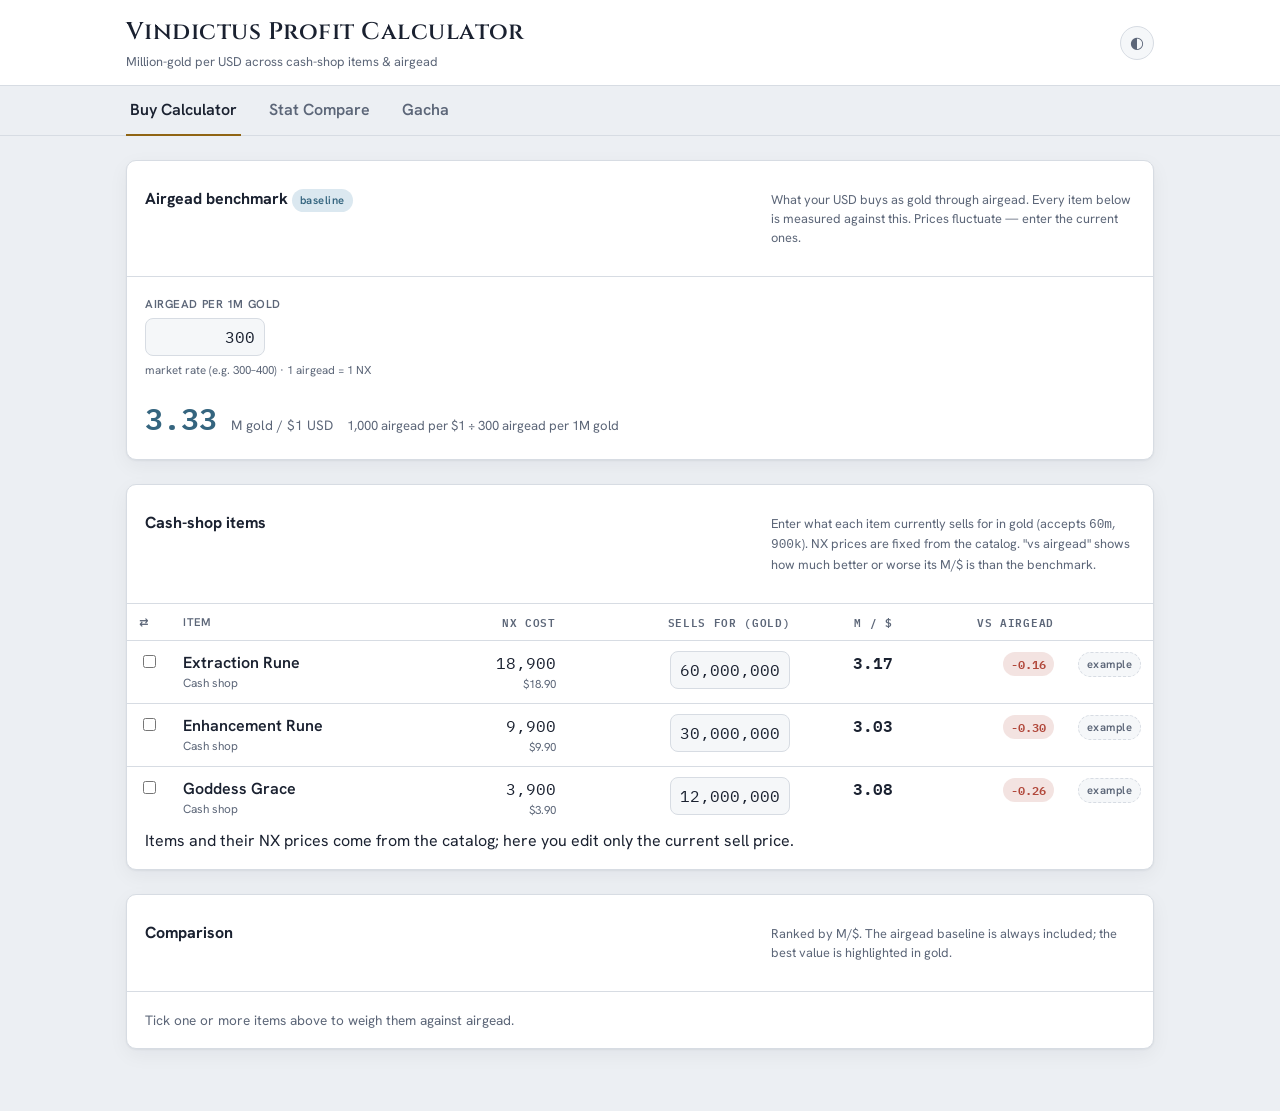
<file: index.html>
<!doctype html>
<html lang="en">
<head>
  <meta charset="utf-8">
  <meta name="viewport" content="width=device-width, initial-scale=1, viewport-fit=cover">
  <title>Vindictus Profit Calculator</title>
  <link rel="preconnect" href="https://fonts.googleapis.com">
  <link rel="preconnect" href="https://fonts.gstatic.com" crossorigin>
  <link rel="stylesheet" href="https://fonts.googleapis.com/css2?family=Cinzel:wght@500;600&family=Hanken+Grotesk:wght@400;500;600;700&family=IBM+Plex+Mono:wght@400;500;600&display=swap">
  <link rel="stylesheet" href="assets/styles.css">
</head>
<body data-page="buy">
  <header class="topbar">
    <div class="wrap">
      <div class="brand">
        <h1><a href="index.html">Vindictus Profit Calculator</a></h1>
        <p>Million-gold per USD across cash-shop items &amp; airgead</p>
      </div>
      <button class="theme-toggle" id="theme-toggle" title="Toggle light / dark" aria-label="Toggle light or dark theme">◐</button>
    </div>
  </header>

  <nav class="tabs">
    <div class="wrap">
      <a class="tab" href="index.html" data-page="buy">Buy Calculator</a>
      <a class="tab" href="stats.html" data-page="stats">Stat Compare</a>
      <a class="tab" href="gacha.html" data-page="gacha">Gacha</a>
    </div>
  </nav>

  <main class="wrap">
    <section class="panel">
      <div class="card">
        <header>
          <h2>Airgead benchmark <span class="chip silver">baseline</span></h2>
          <p class="hint">What your USD buys as gold through airgead. Every item below is measured against this. Prices fluctuate — enter the current ones.</p>
        </header>
        <div class="field-grid">
          <div class="field">
            <label for="ag-market">Airgead per 1M gold</label>
            <input id="ag-market" class="num-in" inputmode="decimal" autocomplete="off">
            <span class="sub">market rate (e.g. 300–400) · 1 airgead = 1 NX</span>
          </div>
        </div>
        <div class="benchmark" id="benchmark"></div>
      </div>

      <div class="card">
        <header>
          <h2>Cash-shop items</h2>
          <p class="hint">Enter what each item currently sells for in gold (accepts <code>60m</code>, <code>900k</code>). NX prices are fixed from the catalog. "vs airgead" shows how much better or worse its M/$ is than the benchmark.</p>
        </header>
        <div class="table-wrap">
          <table id="market-table">
            <thead>
              <tr>
                <th style="width:34px">⇄</th>
                <th>Item</th>
                <th class="num">NX cost</th>
                <th class="num">Sells for (gold)</th>
                <th class="num">M / $</th>
                <th class="num">vs airgead</th>
                <th style="width:34px"></th>
              </tr>
            </thead>
            <tbody id="market-body"></tbody>
          </table>
        </div>
        <p class="hint" style="padding: 0 18px 16px; margin: 0;">Items and their NX prices come from the catalog; here you edit only the current sell price.</p>
      </div>

      <div class="card">
        <header>
          <h2>Comparison</h2>
          <p class="hint">Ranked by M/$. The airgead baseline is always included; the best value is highlighted in gold.</p>
        </header>
        <div class="compare" id="compare"></div>
      </div>
    </section>
  </main>

  <script src="assets/data.js"></script>
  <script src="assets/common.js"></script>
  <script src="assets/buy.js"></script>
</body>
</html>
</file>
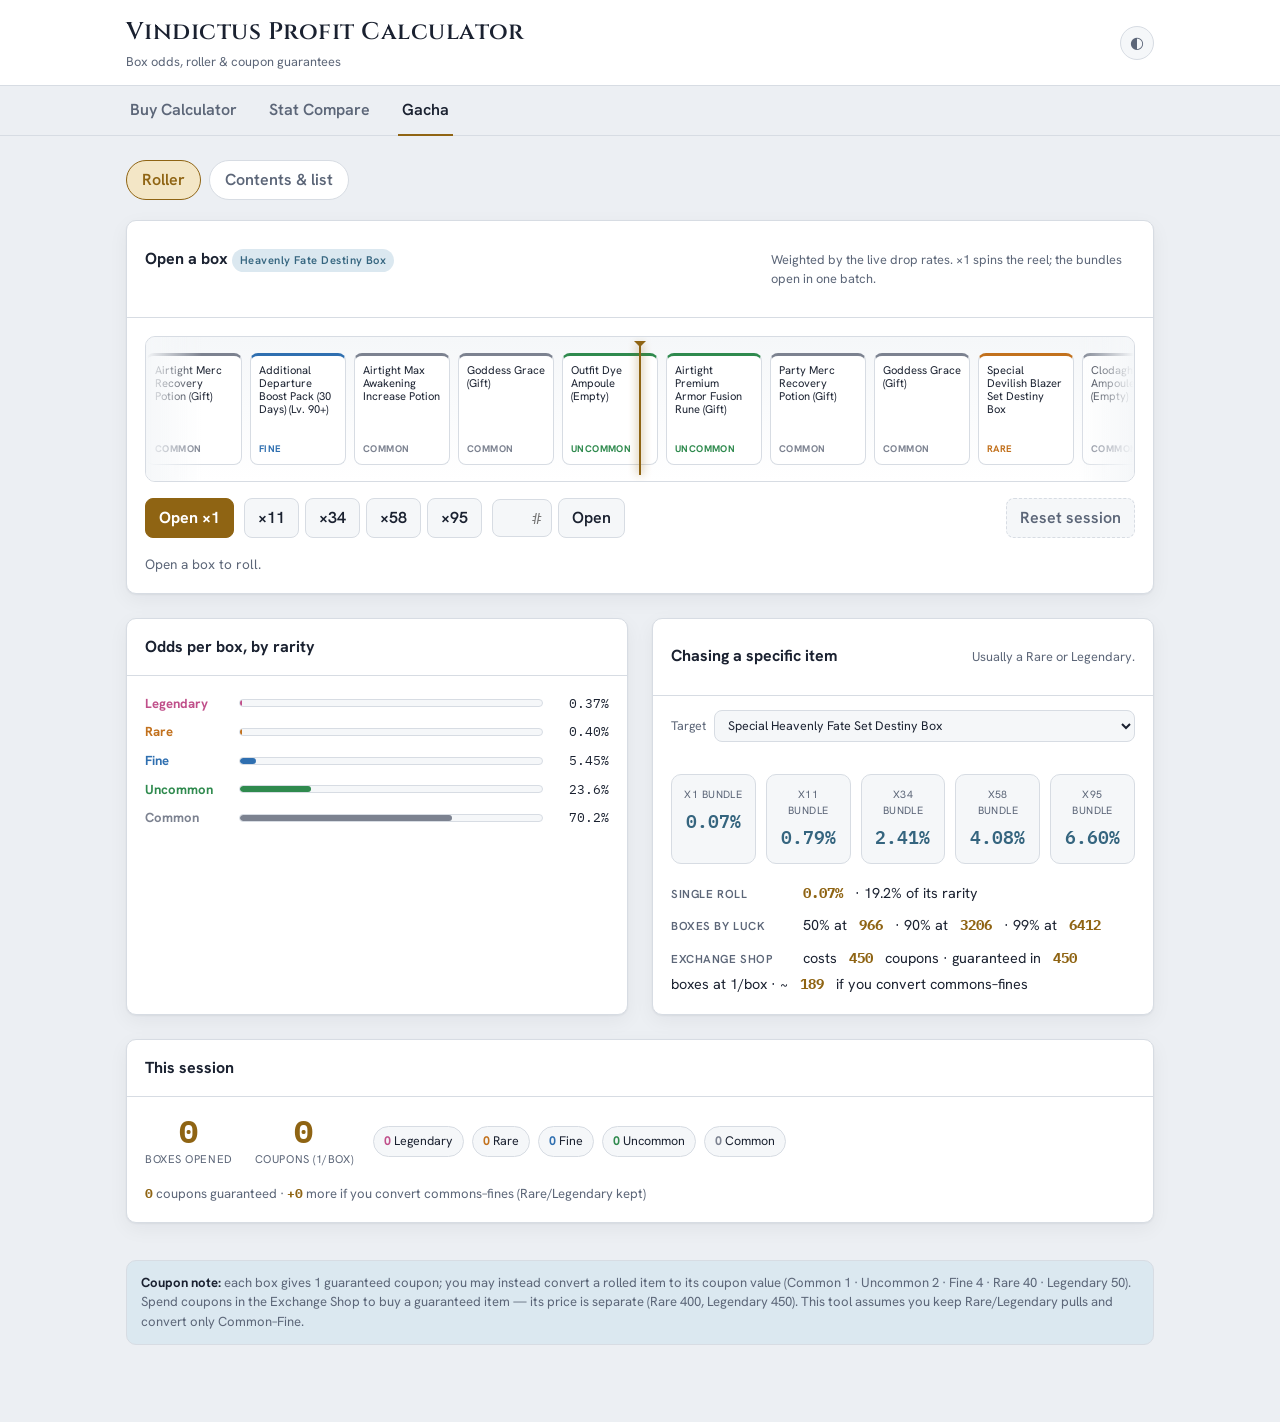
<file: gacha.html>
<!doctype html>
<html lang="en">
<head>
  <meta charset="utf-8">
  <meta name="viewport" content="width=device-width, initial-scale=1, viewport-fit=cover">
  <title>Gacha · Vindictus</title>
  <link rel="preconnect" href="https://fonts.googleapis.com">
  <link rel="preconnect" href="https://fonts.gstatic.com" crossorigin>
  <link rel="stylesheet" href="https://fonts.googleapis.com/css2?family=Cinzel:wght@500;600&family=Hanken+Grotesk:wght@400;500;600;700&family=IBM+Plex+Mono:wght@400;500;600&display=swap">
  <link rel="stylesheet" href="assets/styles.css">
</head>
<body data-page="gacha">
  <header class="topbar">
    <div class="wrap">
      <div class="brand">
        <h1><a href="index.html">Vindictus Profit Calculator</a></h1>
        <p>Box odds, roller &amp; coupon guarantees</p>
      </div>
      <button class="theme-toggle" id="theme-toggle" title="Toggle light / dark" aria-label="Toggle light or dark theme">◐</button>
    </div>
  </header>

  <nav class="tabs">
    <div class="wrap">
      <a class="tab" href="index.html" data-page="buy">Buy Calculator</a>
      <a class="tab" href="stats.html" data-page="stats">Stat Compare</a>
      <a class="tab" href="gacha.html" data-page="gacha">Gacha</a>
    </div>
  </nav>

  <main class="wrap">
    <div class="subtabs">
      <button class="subtab" id="subtab-roller" aria-selected="true">Roller</button>
      <button class="subtab" id="subtab-contents" aria-selected="false">Contents &amp; list</button>
    </div>

    <div class="panel" id="gview-roller">
      <div class="card">
        <header>
          <h2>Open a box <span class="chip silver" id="box-name-roller"></span></h2>
          <p class="hint">Weighted by the live drop rates. ×1 spins the reel; the bundles open in one batch.</p>
        </header>
        <div class="reel-viewport">
          <div class="reel-marker"></div>
          <div class="reel-strip" id="reel"></div>
        </div>
        <div class="roller-controls">
          <button class="btn btn-primary open-btn" data-n="1" id="open-1">Open ×1</button>
          <span class="bundle-group" id="bundle-group"></span>
          <span class="custom-roll">
            <input id="custom-n" class="num-in" inputmode="numeric" placeholder="#" aria-label="Custom number of boxes">
            <button class="btn open-btn" id="open-custom">Open</button>
          </span>
          <button class="btn btn-ghost spacer" id="reset-session">Reset session</button>
        </div>
        <div class="roll-result" id="roll-result"></div>
      </div>

      <div class="grid-2">
        <div class="card">
          <header><h2>Odds per box, by rarity</h2></header>
          <div class="rarity-odds" id="rarity-odds"></div>
        </div>
        <div class="card">
          <header>
            <h2>Chasing a specific item</h2>
            <p class="hint">Usually a Rare or Legendary.</p>
          </header>
          <div class="controls">
            <label style="font-size:.78rem;color:var(--muted);display:flex;align-items:center;gap:8px;flex:1;min-width:0">Target
              <select id="target-select" style="flex:1;min-width:0"></select>
            </label>
          </div>
          <div id="target-odds"></div>
        </div>
      </div>

      <div class="card">
        <header><h2>This session</h2></header>
        <div class="session-stats" id="session-stats"></div>
      </div>

      <p class="note" id="gacha-assumption"></p>
    </div>

    <div class="panel" id="gview-contents" hidden>
      <div class="card">
        <header>
          <h2>Box contents <span class="chip silver" id="box-name-contents"></span></h2>
          <p class="hint">Loaded from the official probability page. Rarity sets the convert value — coupons you get if you turn that item into coupons (white 1 · green 2 · blue 4 · orange 40 · pink 50). Spending coupons is the Exchange Shop below. When a new gacha goes live, update the list or hit Reset.</p>
        </header>
        <div class="table-wrap">
          <table id="gacha-table">
            <thead>
              <tr>
                <th>Item</th>
                <th>Rarity</th>
                <th class="num">Convert value</th>
                <th class="num">Probability %</th>
                <th style="width:34px"></th>
              </tr>
            </thead>
            <tbody id="gacha-body"></tbody>
          </table>
        </div>
        <div class="controls">
          <button class="btn btn-ghost" id="add-gacha">+ Add item</button>
          <button class="btn btn-ghost" id="reset-gacha">Reset to current box</button>
          <span id="prob-total" class="usd-sub"></span>
        </div>
      </div>

      <div class="card">
        <header>
          <h2>Exchange Shop</h2>
          <p class="hint">Spend accumulated coupons to buy a guaranteed item. These costs drive the "Exchange Shop" line under each target.</p>
        </header>
        <div class="table-wrap">
          <table>
            <thead>
              <tr><th>Item</th><th class="num">Qty</th><th class="num">Required coupons</th></tr>
            </thead>
            <tbody id="exchange-body"></tbody>
          </table>
        </div>
      </div>
    </div>
  </main>

  <script src="assets/data.js"></script>
  <script src="assets/common.js"></script>
  <script src="assets/gacha.js"></script>
</body>
</html>
</file>
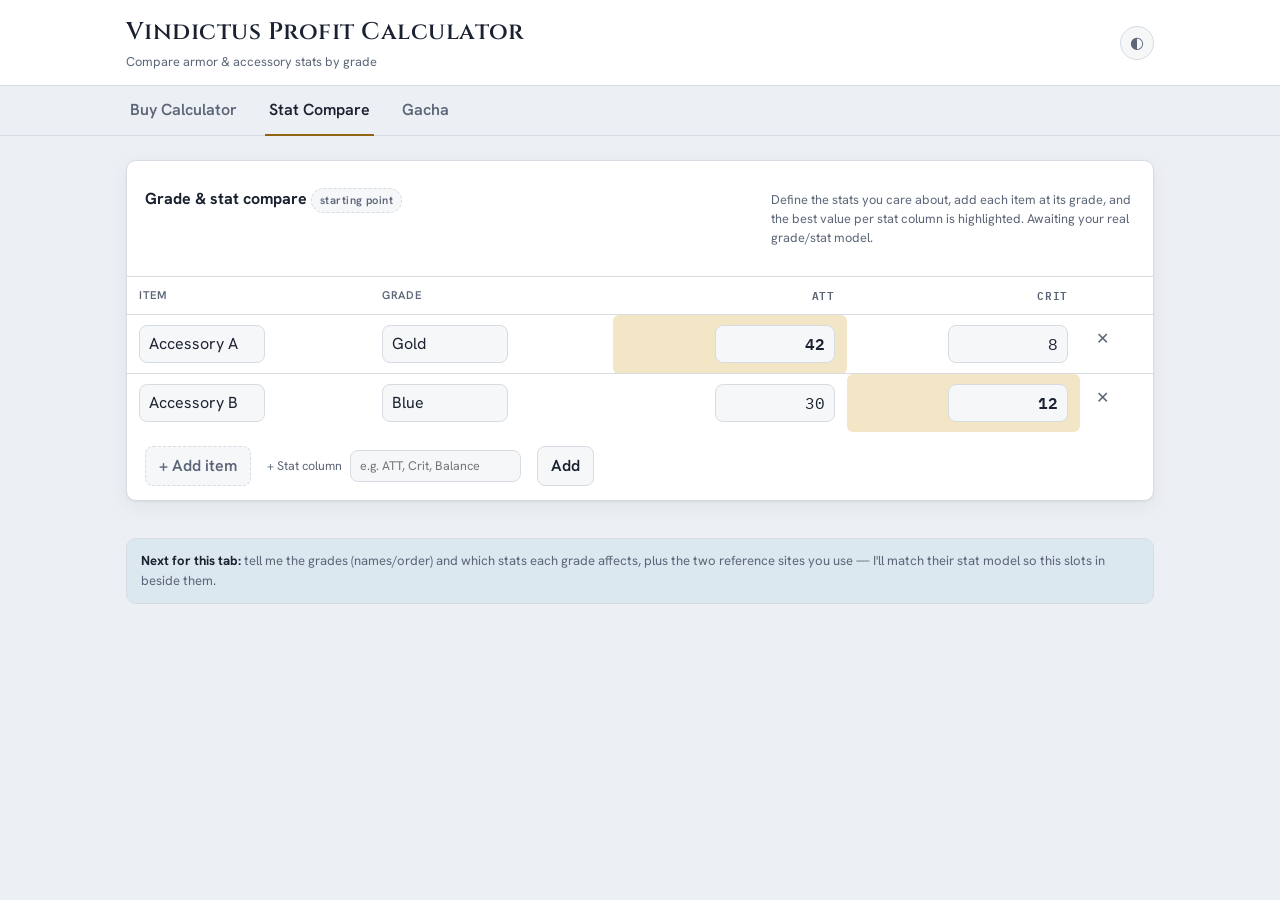
<file: stats.html>
<!doctype html>
<html lang="en">
<head>
  <meta charset="utf-8">
  <meta name="viewport" content="width=device-width, initial-scale=1, viewport-fit=cover">
  <title>Stat Compare · Vindictus</title>
  <link rel="preconnect" href="https://fonts.googleapis.com">
  <link rel="preconnect" href="https://fonts.gstatic.com" crossorigin>
  <link rel="stylesheet" href="https://fonts.googleapis.com/css2?family=Cinzel:wght@500;600&family=Hanken+Grotesk:wght@400;500;600;700&family=IBM+Plex+Mono:wght@400;500;600&display=swap">
  <link rel="stylesheet" href="assets/styles.css">
</head>
<body data-page="stats">
  <header class="topbar">
    <div class="wrap">
      <div class="brand">
        <h1><a href="index.html">Vindictus Profit Calculator</a></h1>
        <p>Compare armor &amp; accessory stats by grade</p>
      </div>
      <button class="theme-toggle" id="theme-toggle" title="Toggle light / dark" aria-label="Toggle light or dark theme">◐</button>
    </div>
  </header>

  <nav class="tabs">
    <div class="wrap">
      <a class="tab" href="index.html" data-page="buy">Buy Calculator</a>
      <a class="tab" href="stats.html" data-page="stats">Stat Compare</a>
      <a class="tab" href="gacha.html" data-page="gacha">Gacha</a>
    </div>
  </nav>

  <main class="wrap">
    <section class="panel">
      <div class="card">
        <header>
          <h2>Grade &amp; stat compare <span class="chip example">starting point</span></h2>
          <p class="hint">Define the stats you care about, add each item at its grade, and the best value per stat column is highlighted. Awaiting your real grade/stat model.</p>
        </header>
        <div class="table-wrap">
          <table id="stat-table">
            <thead id="stat-head"></thead>
            <tbody id="stat-body"></tbody>
          </table>
        </div>
        <div class="controls">
          <button class="btn btn-ghost" id="add-stat-row">+ Add item</button>
          <label style="font-size:.78rem;color:var(--muted);display:flex;align-items:center;gap:8px">+ Stat column
            <input id="new-stat" placeholder="e.g. ATT, Crit, Balance" autocomplete="off">
          </label>
          <button class="btn" id="add-stat-col">Add</button>
        </div>
      </div>
      <p class="note">
        <strong>Next for this tab:</strong> tell me the grades (names/order) and which stats each grade affects,
        plus the two reference sites you use — I'll match their stat model so this slots in beside them.
      </p>
    </section>
  </main>

  <script src="assets/data.js"></script>
  <script src="assets/common.js"></script>
  <script src="assets/stats.js"></script>
</body>
</html>
</file>
<file: assets/styles.css>
/* Vindictus Profit Calculator — shared styles across every page. */
/* Layout: sticky bar + nav over one page of cards. Gold marks gold, steel-blue marks airgead, rarity colors drive the gacha. */

:root { color-scheme: light; }
html, body { margin: 0; }
img { max-width: 100%; }
[hidden] { display: none !important; }

:root {
  --bg: #eceff3;
  --surface: #ffffff;
  --surface-2: #f5f7f9;
  --border: #d7dce3;
  --fg: #1a2130;
  --muted: #5c6678;
  --gold: #8f6413;
  --gold-soft: #f3e6c6;
  --on-gold: #ffffff;
  --silver: #35657f;
  --silver-soft: #dbe8f0;
  --good: #2d7a4c;
  --bad: #b1473a;
  --r-common: #7c8290;
  --r-uncommon: #2f8a4e;
  --r-fine: #2f6fb0;
  --r-rare: #c2711d;
  --r-veryrare: #c04f8a;

  --font-display: "Cinzel", Georgia, serif;
  --font-body: "Hanken Grotesk", system-ui, -apple-system, sans-serif;
  --font-num: "IBM Plex Mono", ui-monospace, "Cascadia Code", monospace;

  --radius: 10px;
  --shadow: 0 1px 2px rgba(20, 28, 44, .06), 0 6px 20px rgba(20, 28, 44, .05);
}
@media (prefers-color-scheme: dark) {
  :root:not([data-theme="light"]) {
    --bg: #11141a; --surface: #191e27; --surface-2: #20262f; --border: #2b323d;
    --fg: #e6eaf1; --muted: #97a2b2;
    --gold: #d7a747; --gold-soft: #2d2614; --on-gold: #17120a; --silver: #7cb0d0; --silver-soft: #14212b;
    --good: #58bb80; --bad: #e0745d;
    --r-common: #aab2c0; --r-uncommon: #5cc07e; --r-fine: #6aa6e0; --r-rare: #e39542; --r-veryrare: #e377b4;
    color-scheme: dark;
  }
}
:root[data-theme="dark"] {
  --bg: #11141a; --surface: #191e27; --surface-2: #20262f; --border: #2b323d;
  --fg: #e6eaf1; --muted: #97a2b2;
  --gold: #d7a747; --gold-soft: #2d2614; --on-gold: #17120a; --silver: #7cb0d0; --silver-soft: #14212b;
  --good: #58bb80; --bad: #e0745d;
  --r-common: #aab2c0; --r-uncommon: #5cc07e; --r-fine: #6aa6e0; --r-rare: #e39542; --r-veryrare: #e377b4;
  color-scheme: dark;
}

* { box-sizing: border-box; }
body { background: var(--bg); color: var(--fg); font-family: var(--font-body); line-height: 1.5; }
body::before { content: ""; position: fixed; inset: 0 0 auto; height: env(safe-area-inset-top, 0px); z-index: 20; background: var(--surface); }

.wrap {
  width: 100%; max-width: 1060px; margin: 0 auto;
  padding-left: max(16px, env(safe-area-inset-left, 0px));
  padding-right: max(16px, env(safe-area-inset-right, 0px));
}

.topbar { position: sticky; top: env(safe-area-inset-top, 0px); z-index: 15; background: var(--surface); border-bottom: 1px solid var(--border); }
.topbar .wrap { display: flex; flex-wrap: wrap; align-items: center; gap: 12px 24px; padding-block: 14px; }
.brand { display: flex; flex-direction: column; gap: 2px; margin-right: auto; }
.brand h1 { font-family: var(--font-display); font-weight: 600; font-size: clamp(1.15rem, 1rem + 1.1vw, 1.5rem); letter-spacing: .02em; margin: 0; }
.brand h1 a { color: inherit; text-decoration: none; }
.brand p { margin: 0; font-size: .8rem; color: var(--muted); }

.theme-toggle { border: 1px solid var(--border); background: var(--surface-2); color: var(--muted); border-radius: 999px; width: 34px; height: 34px; cursor: pointer; font-size: 1rem; }
.theme-toggle:hover { color: var(--fg); }

.tabs { border-bottom: 1px solid var(--border); }
.tabs .wrap { display: flex; gap: 4px; }
.tab { font: inherit; font-weight: 600; color: var(--muted); text-decoration: none; padding: 12px 4px; margin-right: 20px; cursor: pointer; border-bottom: 2px solid transparent; margin-bottom: -1px; }
.tab:hover { color: var(--fg); }
.tab.active { color: var(--fg); border-bottom-color: var(--gold); }

main { padding-block: 24px 64px; }
.panel { display: grid; gap: 24px; grid-template-columns: minmax(0, 1fr); }
.grid-2 { display: grid; grid-template-columns: repeat(auto-fit, minmax(260px, 1fr)); gap: 24px; min-width: 0; }
.card { background: var(--surface); border: 1px solid var(--border); border-radius: var(--radius); box-shadow: var(--shadow); min-width: 0; }
.card > header { display: flex; flex-wrap: wrap; align-items: baseline; justify-content: space-between; gap: 8px; padding: 16px 18px; border-bottom: 1px solid var(--border); }
.card > header h2 { margin: 0; font-size: 1rem; }
.card > header .hint { font-size: .8rem; color: var(--muted); max-width: 52ch; }

.field-grid { display: grid; grid-template-columns: repeat(auto-fit, minmax(180px, 1fr)); gap: 16px; padding: 18px; }
.field { display: grid; gap: 5px; }
.field label { font-size: .72rem; text-transform: uppercase; letter-spacing: .05em; color: var(--muted); font-weight: 600; }
.field .sub { font-size: .72rem; color: var(--muted); }

.benchmark { display: flex; flex-wrap: wrap; align-items: baseline; gap: 6px 14px; padding: 0 18px 18px; }
.benchmark .big { font-family: var(--font-num); font-weight: 600; font-size: 1.9rem; color: var(--silver); font-variant-numeric: tabular-nums; }
.benchmark .unit { color: var(--muted); font-size: .85rem; }
.benchmark .break { font-size: .82rem; color: var(--muted); }

.table-wrap { overflow-x: auto; }
table { width: 100%; border-collapse: collapse; min-width: 640px; }
th, td { padding: 10px 12px; text-align: left; border-bottom: 1px solid var(--border); white-space: nowrap; vertical-align: top; }
thead th { font-size: .7rem; text-transform: uppercase; letter-spacing: .06em; color: var(--muted); font-weight: 600; position: sticky; top: 0; background: var(--surface); }
tbody tr:last-child td { border-bottom: none; }
th.num, td.num { text-align: right; }
.num { font-family: var(--font-num); font-variant-numeric: tabular-nums; }
.item-name { font-weight: 600; }
.item-cat { font-size: .74rem; color: var(--muted); }
.usd-sub { font-size: .72rem; color: var(--muted); font-family: var(--font-body); }

input, select { font: inherit; color: var(--fg); background: var(--surface-2); border: 1px solid var(--border); border-radius: 8px; padding: 6px 9px; }
input:focus-visible, select:focus-visible, button:focus-visible, .tab:focus-visible, .subtab:focus-visible { outline: 2px solid var(--silver); outline-offset: 1px; }
input.num-in { width: 12ch; text-align: right; font-family: var(--font-num); font-variant-numeric: tabular-nums; }

.mpd { font-family: var(--font-num); font-variant-numeric: tabular-nums; font-weight: 600; }
.delta { display: inline-flex; align-items: center; font-size: .75rem; font-weight: 600; padding: 3px 8px; border-radius: 999px; font-family: var(--font-num); }
.delta.up { background: color-mix(in srgb, var(--good) 15%, transparent); color: var(--good); }
.delta.down { background: color-mix(in srgb, var(--bad) 15%, transparent); color: var(--bad); }
.delta.flat { background: var(--surface-2); color: var(--muted); }

.chip { display: inline-flex; align-items: center; gap: 6px; font-size: .7rem; font-weight: 600; letter-spacing: .04em; padding: 3px 8px; border-radius: 999px; background: var(--gold-soft); color: var(--gold); }
.chip.example { background: var(--surface-2); color: var(--muted); border: 1px dashed var(--border); }
.chip.silver { background: var(--silver-soft); color: var(--silver); }

.btn { appearance: none; font: inherit; font-weight: 600; border: 1px solid var(--border); background: var(--surface-2); color: var(--fg); border-radius: 8px; padding: 7px 13px; cursor: pointer; }
.btn:hover { border-color: var(--silver); }
.btn:disabled { opacity: .5; cursor: default; }
.btn-ghost { border-style: dashed; color: var(--muted); }
.btn-primary { background: var(--gold); color: var(--on-gold); border-color: var(--gold); font-weight: 700; }
.btn-primary:hover { border-color: var(--gold); filter: brightness(1.05); }
.btn-icon { border: none; background: none; color: var(--muted); cursor: pointer; font-size: 1rem; padding: 4px; }
.btn-icon:hover { color: var(--bad); }
.controls { display: flex; flex-wrap: wrap; align-items: center; gap: 12px 16px; padding: 14px 18px; }

.compare { display: grid; grid-template-columns: repeat(auto-fit, minmax(190px, 1fr)); gap: 14px; padding: 18px; }
.compare:empty::after { content: "Tick one or more items above to weigh them against airgead."; color: var(--muted); font-size: .85rem; }
.cc { border: 1px solid var(--border); border-radius: var(--radius); padding: 14px; display: grid; gap: 8px; align-content: start; background: var(--surface-2); }
.cc.best { border-color: var(--gold); box-shadow: 0 0 0 1px var(--gold); background: var(--surface); }
.cc.airgead { border-style: dashed; }
.cc h3 { margin: 0; font-size: .95rem; }
.cc .lead { font-family: var(--font-num); font-weight: 600; font-size: 1.4rem; }
.cc dl { margin: 0; display: grid; grid-template-columns: 1fr auto; gap: 4px 10px; font-size: .82rem; }
.cc dt { color: var(--muted); }
.cc dd { margin: 0; font-family: var(--font-num); font-variant-numeric: tabular-nums; text-align: right; }

.note { font-size: .82rem; color: var(--muted); background: var(--silver-soft); border: 1px solid var(--border); border-radius: var(--radius); padding: 12px 14px; }
.note strong { color: var(--fg); }
.stat-best { background: var(--gold-soft); color: var(--gold); font-weight: 600; border-radius: 6px; }

.tiles { display: grid; grid-template-columns: repeat(auto-fit, minmax(80px, 1fr)); gap: 10px; padding: 18px; }
.tile { border: 1px solid var(--border); border-radius: var(--radius); padding: 12px; background: var(--surface-2); text-align: center; }
.tile .k { font-size: .66rem; text-transform: uppercase; letter-spacing: .04em; color: var(--muted); }
.tile .v { font-family: var(--font-num); font-variant-numeric: tabular-nums; font-weight: 600; font-size: 1.15rem; color: var(--silver); margin-top: 4px; }
.gacha-lines { display: grid; gap: 10px; padding: 0 18px 18px; }
.gacha-lines .line { display: flex; flex-wrap: wrap; gap: 4px 12px; align-items: baseline; font-size: .9rem; }
.gacha-lines .label { color: var(--muted); font-size: .72rem; text-transform: uppercase; letter-spacing: .05em; font-weight: 600; min-width: 120px; }
.gacha-lines b { font-family: var(--font-num); font-variant-numeric: tabular-nums; color: var(--gold); }

/* Gacha roller */
.subtabs { display: flex; gap: 8px; margin-bottom: 20px; flex-wrap: wrap; }
.subtab { appearance: none; border: 1px solid var(--border); background: var(--surface); color: var(--muted); font: inherit; font-weight: 600; padding: 7px 15px; border-radius: 999px; cursor: pointer; }
.subtab[aria-selected="true"] { background: var(--gold-soft); color: var(--gold); border-color: var(--gold); }

.reel-viewport { position: relative; overflow: hidden; min-width: 0; border: 1px solid var(--border); border-radius: var(--radius); background: linear-gradient(var(--surface-2), var(--surface)); padding: 16px 0; margin: 18px 18px 0; }
.reel-viewport::before, .reel-viewport::after { content: ""; position: absolute; top: 0; bottom: 0; width: 56px; z-index: 2; pointer-events: none; }
.reel-viewport::before { left: 0; background: linear-gradient(90deg, var(--surface-2), transparent); }
.reel-viewport::after { right: 0; background: linear-gradient(270deg, var(--surface-2), transparent); }
.reel-marker { position: absolute; top: 6px; bottom: 6px; left: 50%; width: 2px; background: var(--gold); transform: translateX(-1px); z-index: 4; box-shadow: 0 0 10px var(--gold); }
.reel-marker::before { content: ""; position: absolute; top: -2px; left: 50%; transform: translateX(-50%); border: 6px solid transparent; border-top-color: var(--gold); }
.reel-strip { display: flex; gap: 8px; will-change: transform; }
.reel-card { flex: 0 0 96px; width: 96px; height: 112px; border-radius: 8px; background: var(--surface); border: 1px solid var(--border); border-top: 3px solid var(--rc); display: flex; flex-direction: column; padding: 8px; }
.reel-card .rc-name { font-size: .7rem; line-height: 1.15; display: -webkit-box; -webkit-line-clamp: 4; -webkit-box-orient: vertical; overflow: hidden; }
.reel-card .rc-rarity { margin-top: auto; font-size: .6rem; font-weight: 700; color: var(--rc); text-transform: uppercase; letter-spacing: .04em; }
.reel-card.win { box-shadow: 0 0 0 2px var(--rc), 0 0 18px var(--rc); }

.roller-controls { display: flex; flex-wrap: wrap; align-items: center; gap: 10px; padding: 16px 18px; }
.roller-controls .spacer { margin-left: auto; }
.bundle-group { display: inline-flex; gap: 6px; flex-wrap: wrap; }
.custom-roll { display: inline-flex; gap: 6px; align-items: center; }
.custom-roll .num-in { width: 6ch; }

.roll-result { padding: 0 18px 18px; min-height: 24px; }
.roll-result .placeholder { color: var(--muted); font-size: .85rem; }
.result-single { border: 1px solid var(--rc); border-left: 4px solid var(--rc); border-radius: var(--radius); padding: 14px 16px; background: var(--surface-2); animation: pop .3s ease; }
.rs-rarity { font-size: .7rem; font-weight: 700; text-transform: uppercase; letter-spacing: .05em; color: var(--rc); }
.rs-name { font-size: 1.1rem; font-weight: 600; }
@keyframes pop { from { transform: scale(.96); opacity: .4; } to { transform: scale(1); opacity: 1; } }
@media (prefers-reduced-motion: reduce) { .result-single { animation: none; } }
.result-summary { font-size: .88rem; margin-bottom: 10px; }
.result-grid { display: flex; flex-wrap: wrap; gap: 6px; }
.result-chip { font-size: .72rem; padding: 4px 9px; border-radius: 6px; background: var(--surface-2); border-left: 3px solid var(--rc); max-width: 220px; overflow: hidden; text-overflow: ellipsis; white-space: nowrap; }

.rarity-odds { display: grid; gap: 9px; padding: 18px; }
.odds-row { display: grid; grid-template-columns: 84px 1fr 56px; align-items: center; gap: 10px; font-size: .82rem; }
.odds-label { font-weight: 700; }
.odds-bar { height: 8px; background: var(--surface-2); border: 1px solid var(--border); border-radius: 999px; overflow: hidden; }
.odds-fill { display: block; height: 100%; border-radius: 999px; min-width: 2px; }
.odds-val { font-family: var(--font-num); text-align: right; font-variant-numeric: tabular-nums; }

.session-stats { display: grid; grid-template-columns: auto 1fr; gap: 16px 20px; padding: 18px; align-items: center; }
.session-nums { display: flex; gap: 22px; flex-wrap: wrap; }
.session-big { text-align: center; }
.sb-num { font-family: var(--font-num); font-size: 2rem; font-weight: 700; color: var(--gold); line-height: 1; }
.sb-lbl { font-size: .7rem; text-transform: uppercase; letter-spacing: .05em; color: var(--muted); margin-top: 4px; }
.stat-pills { display: flex; flex-wrap: wrap; gap: 8px; }
.stat-pill { font-size: .78rem; padding: 5px 10px; border-radius: 999px; border: 1px solid var(--border); background: var(--surface-2); }
.session-log { grid-column: 1 / -1; display: flex; flex-wrap: wrap; gap: 6px; align-items: center; }
.sl-h { font-size: .7rem; text-transform: uppercase; letter-spacing: .05em; color: var(--muted); width: 100%; }
.sl-row { font-size: .75rem; padding: 3px 9px; border-left: 3px solid var(--rc); border-radius: 4px; background: var(--surface-2); }
.session-coupons { grid-column: 1 / -1; font-size: .82rem; color: var(--muted); }
.session-coupons b { color: var(--gold); font-family: var(--font-num); }
</file>
